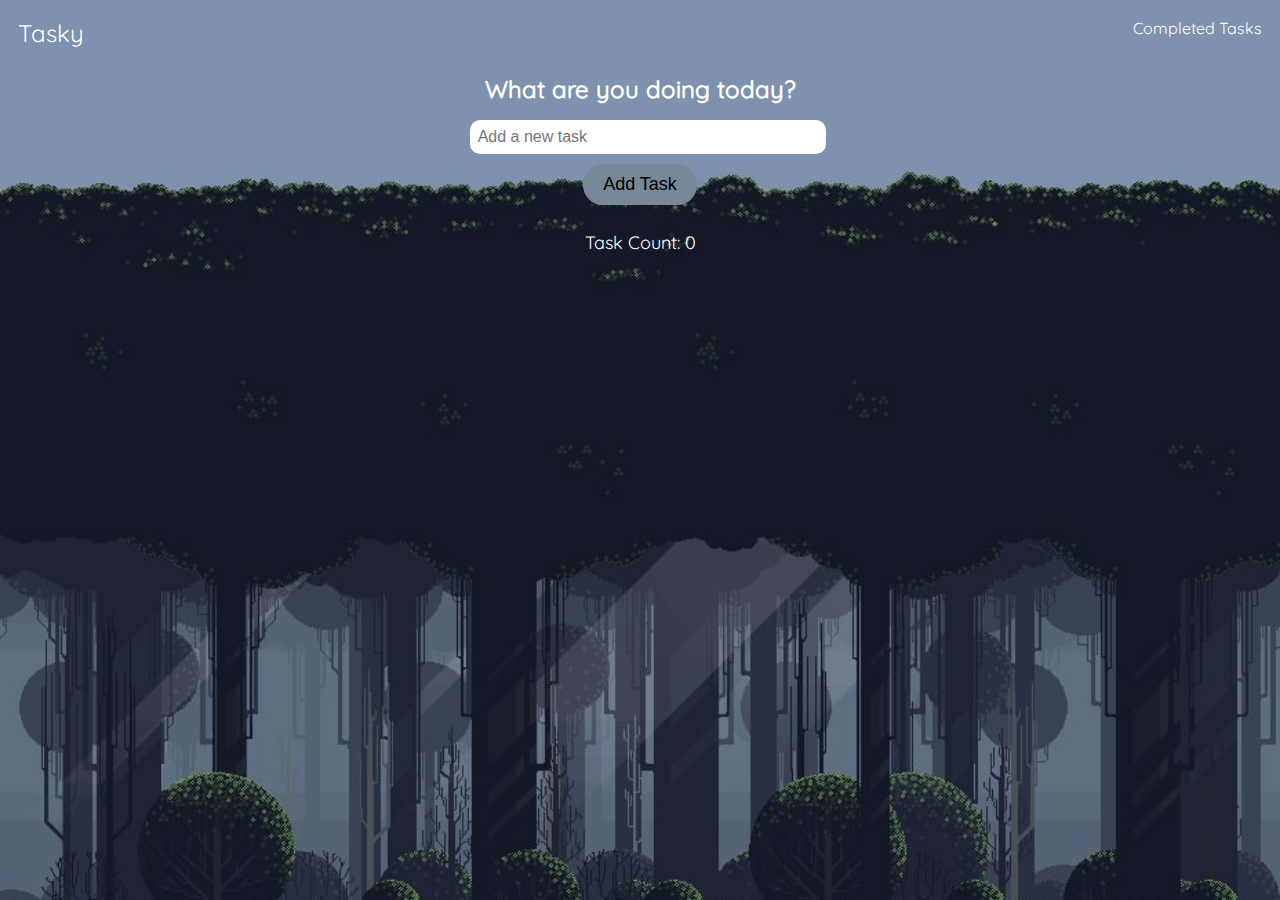
<file: index.html>
<!DOCTYPE html>
<html lang ="en">
<head>
    <meta charset="UTF-8">
    <title>Tasky</title>
    <link rel="stylesheet" type="text/css" href="index.css">
    <script src="index.js" defer></script>
</head>

<body>
<!--Top contents contained in here, title along with header links-->
<div class="top-cont">
    <div class="title">
        <a href="index.html">Tasky</a>
    </div>
    <div class="links">
        <a href="completed-tasks.html">Completed Tasks</a>
    </div>
</div>
<!--Task adding contents contained in here, task input box, button, and task count-->
    <div class="content">
        <div class="font"><h1>What are you doing today?</h1></div>
        <div class="buttons">
            <input type="text" id="taskInput" placeholder="Add a new task">
            <button id="addTask" class="rectangular-button">Add Task</button>
            <ul id="taskList">
                <!-- Tasks will be added here -->
            </ul>
        </div>
        <div class="taskCount" id="taskCount">Task Count: 0</div>
    </div>
</body>
</html>
</file>
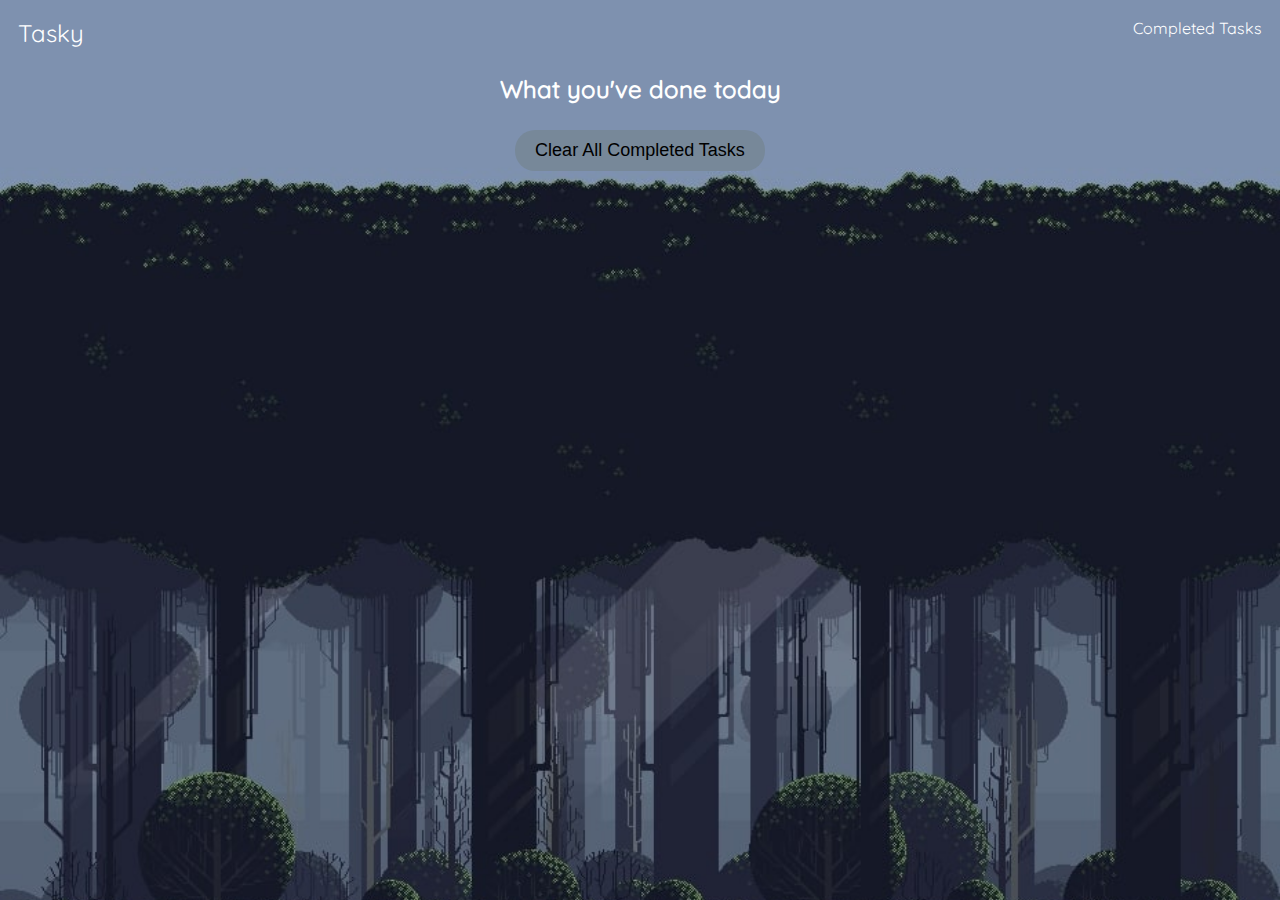
<file: completed-tasks.html>
<!DOCTYPE html>
<html lang ="en">
<head>
    <meta charset="UTF-8">
    <title>Tasky</title>
    <link rel="stylesheet" type="text/css" href="index.css">
    <script src="completed-script.js" defer></script>
</head>

<body>
<!--Top contents contained in here, title along with header links-->
    <div class="top-cont">
        <div class="title">
            <a href="index.html">Tasky</a>
        </div>
        <div class="links">
            <a href="completed-tasks.html">Completed Tasks</a>
        </div>
    </div>
    <div class="content">
        <div class="font"><h1>What you've done today</h1></div>
        <button id="clearCompleted">Clear All Completed Tasks</button>
        <ul id="completedList">

        </ul>
    <div>

</body>
</html>
</file>
<file: index.css>
/* Reset default styles */
html {
    height: 100%;
    font-size: 16px; /* Set a base font size for better scalability */
}

/* Define custom fonts */
@font-face {
    font-family: "Quicksand";
    src: url(Quicksand-Regular.ttf);
}

/* Global styling for common elements */
body {
    font-family: "Quicksand";
    color: white; /* Text color for the links and title */
    background: black url("./images/Background.jpeg") no-repeat center center fixed;
    background-size: cover;
    display: flex;
    flex-direction: column;
    justify-content: center;
}

/* Header styles */
h1 {
    font-size: 24px;
}

/* Form styles */
form {
    margin-top: 20px;
}

/* Input field styles */
input[type="text"],
input[type="password"] {
    width: 100%;
    padding: 8px;
    font-size: 16px;
    border: 1px grey;
    border-radius: 10px;
}

/* Button styles */
button, .complete, .delete {
    background-color: lightslategray;
    font-size: 18px;
    padding: 10px 20px;
    border: none;
    border-radius: 20px; 
    cursor: pointer;
    margin-top: 10px;
}

/* Specific styles for elements with the class "complete" */
.complete, .delete {
    margin-left: 5px; /* Add margin between the complete and delete buttons */
}

/* Specific styles for elements with the class "addTask" */
.addTask {
    display: flex;
    margin: auto;
    /* Add any specific styles for elements with this class */
}

/* Content area styles */
.content {
    align-items: center;
    display: flex;
    flex-direction: column;
    text-align: center; /* Center the text within the content area */
}

/* Unordered list styles */
ul {
    list-style: none; /* Remove default list bullets */
    padding: 0; /* Remove default padding */
}

/* Task Count styles */
.taskCount {
    font-size: 18px; /* Increase the font size for better visibility */
    margin: 10px 0; /* Add some margin for spacing */
}

/* Top container styles */
.top-cont {
    display: flex;
    justify-content: space-between;
    align-items: flex-start;
    padding: 10px; /* Add padding for spacing */
    font-family: "Quicksand";
}

/* Styles for the title and links */
.title, .links {
    flex: 1; /* Grow as much as possible */
}

.title {
    font-size: 24px;
    text-align: left; /* Align text to the left */
}

.title a {
    text-decoration: none;
    color: white;
}

.links {
    display: flex;
    justify-content: flex-end; /* Align links to the right */
    gap: 20px; /* Add a gap between links for spacing */
}

.links a {
    text-decoration: none;
    color: white;
    font-size: 16px;
}
</file>
